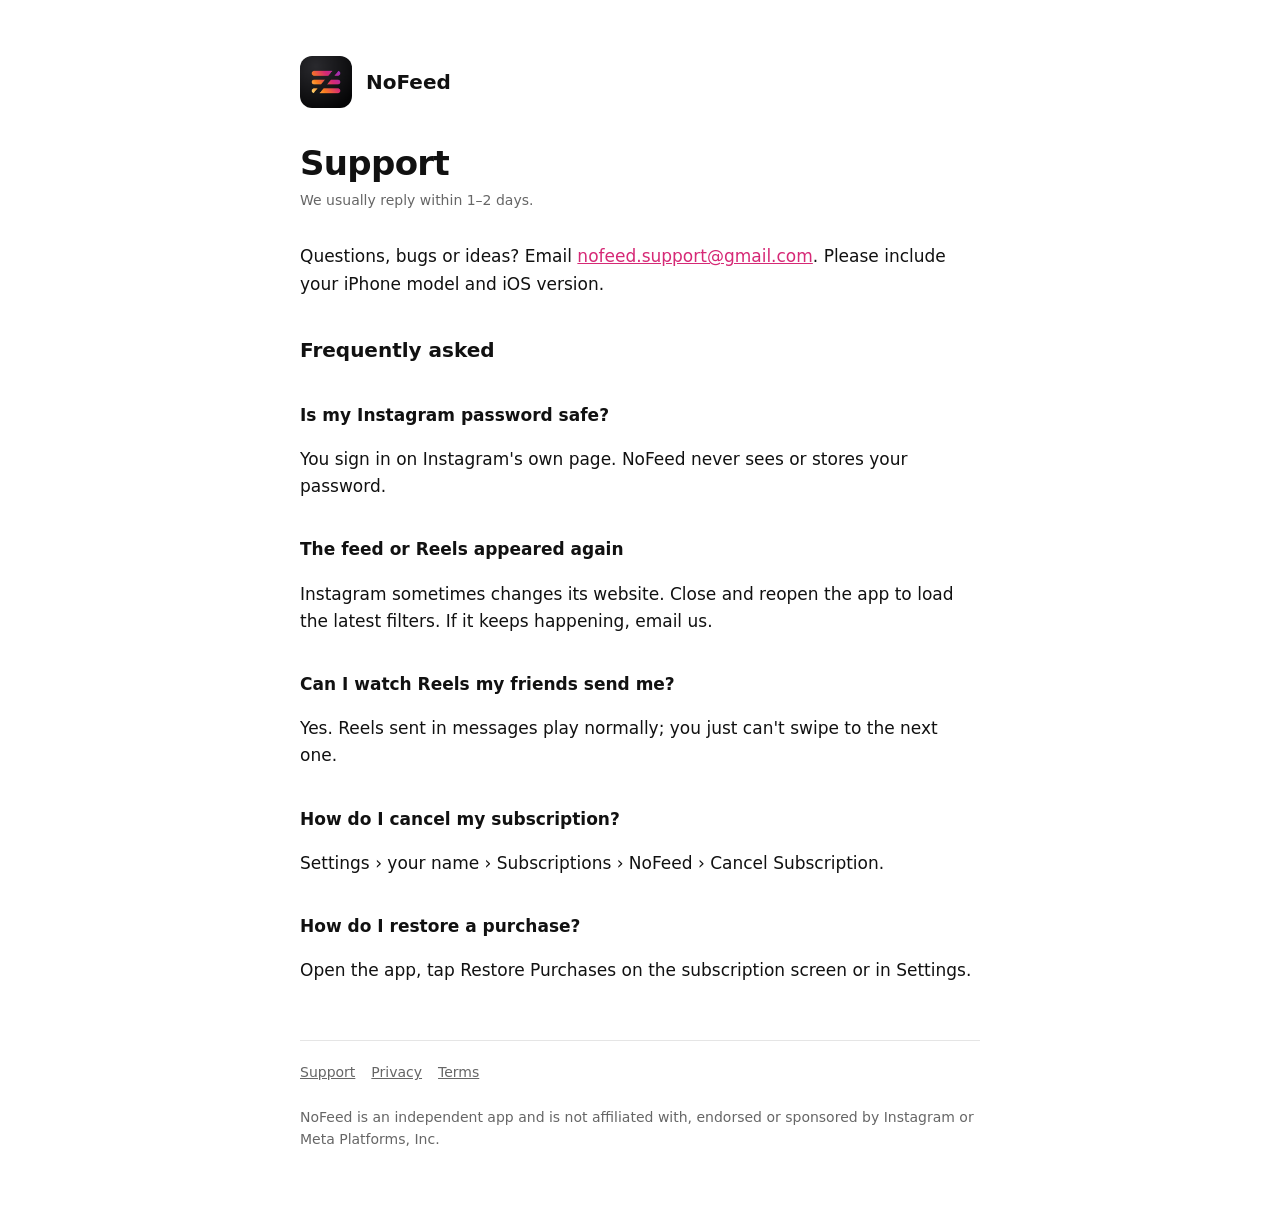
<file: index.html>
<!doctype html><html lang="en"><head><meta charset="utf-8"><meta name="viewport" content="width=device-width,initial-scale=1"><link rel="stylesheet" href="style.css"><title>NoFeed – Support</title></head><body><main><header><img src="icon.png" alt=""><a href="index.html">NoFeed</a></header>
<h1>Support</h1><div class="date">We usually reply within 1–2 days.</div>
<p>Questions, bugs or ideas? Email <a href="mailto:nofeed.support@gmail.com">nofeed.support@gmail.com</a>. Please include your iPhone model and iOS version.</p>
<h2>Frequently asked</h2>
<h2 style="font-size:17px">Is my Instagram password safe?</h2>
<p>You sign in on Instagram's own page. NoFeed never sees or stores your password.</p>
<h2 style="font-size:17px">The feed or Reels appeared again</h2>
<p>Instagram sometimes changes its website. Close and reopen the app to load the latest filters. If it keeps happening, email us.</p>
<h2 style="font-size:17px">Can I watch Reels my friends send me?</h2>
<p>Yes. Reels sent in messages play normally; you just can't swipe to the next one.</p>
<h2 style="font-size:17px">How do I cancel my subscription?</h2>
<p>Settings › your name › Subscriptions › NoFeed › Cancel Subscription.</p>
<h2 style="font-size:17px">How do I restore a purchase?</h2>
<p>Open the app, tap Restore Purchases on the subscription screen or in Settings.</p>
<footer><a href="index.html">Support</a><a href="privacy.html">Privacy</a><a href="terms.html">Terms</a><br><br>NoFeed is an independent app and is not affiliated with, endorsed or sponsored by Instagram or Meta Platforms, Inc.</footer></main></body></html>
</file>
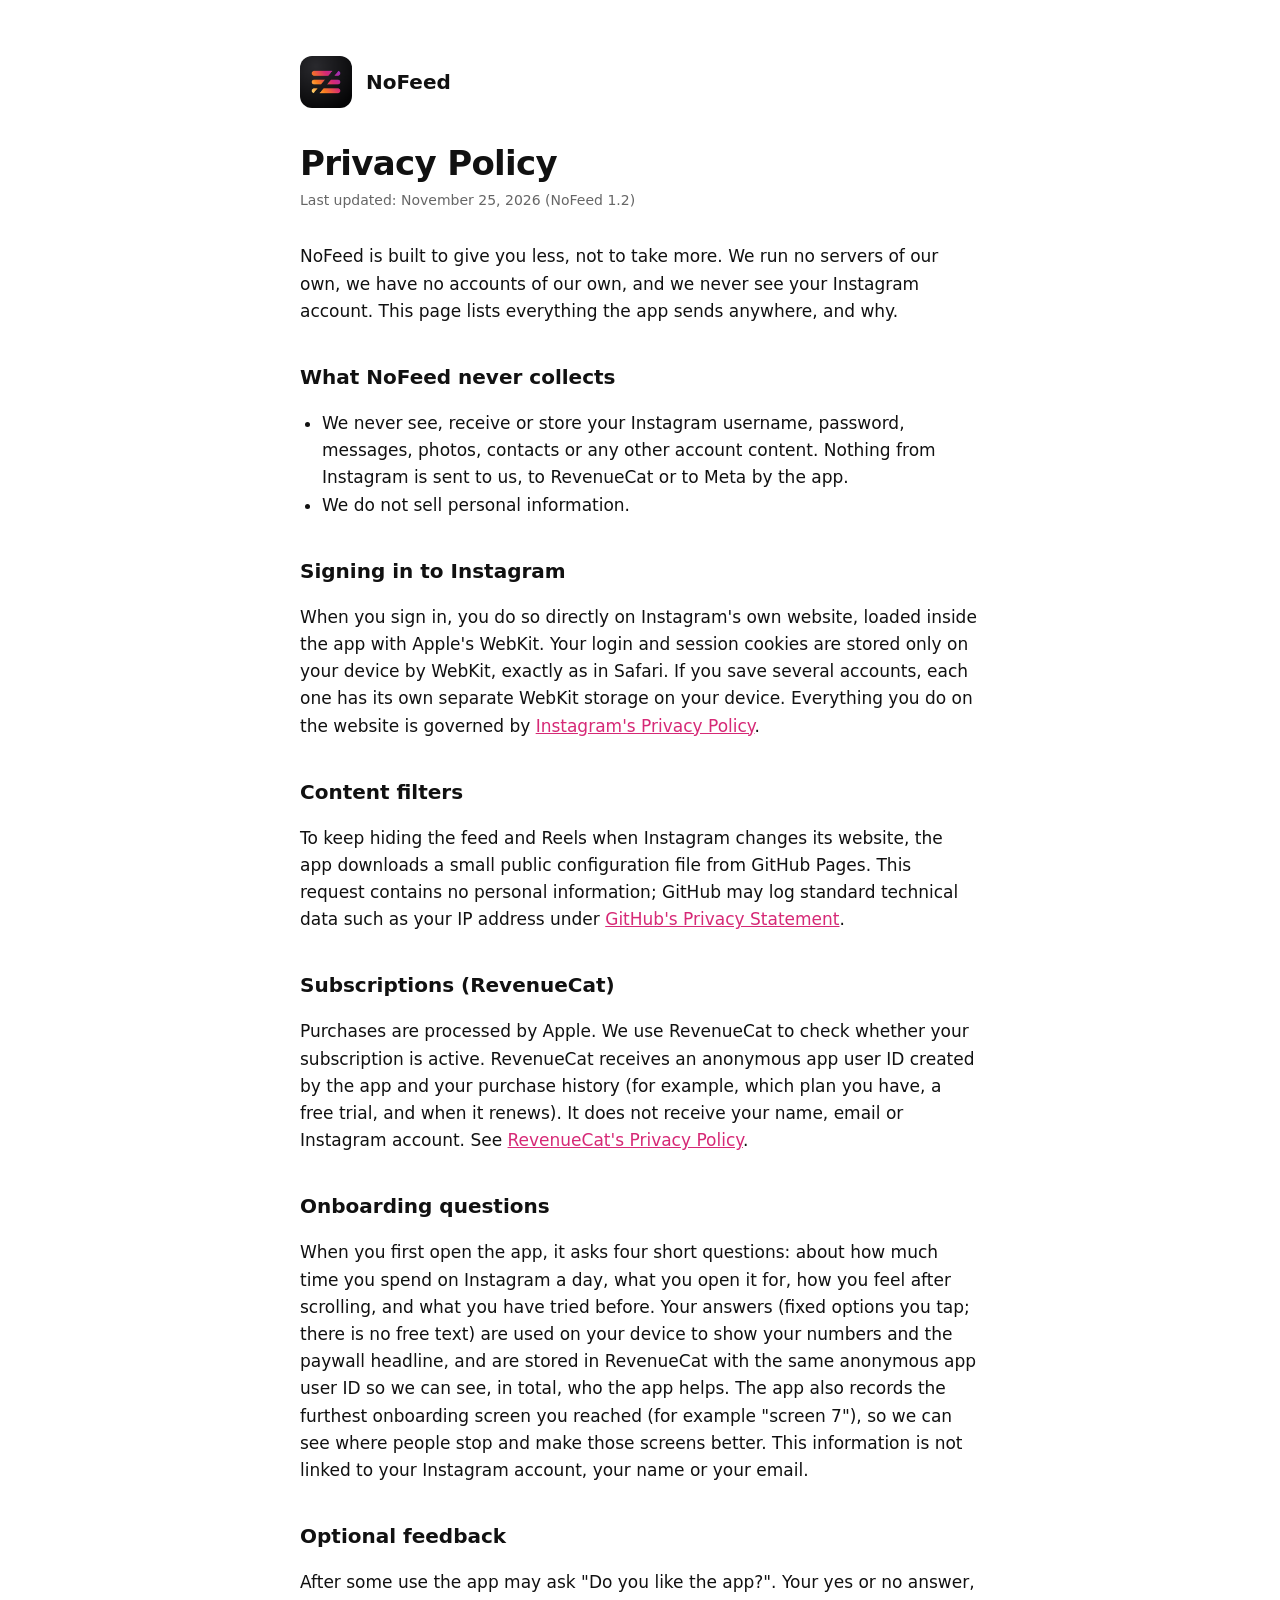
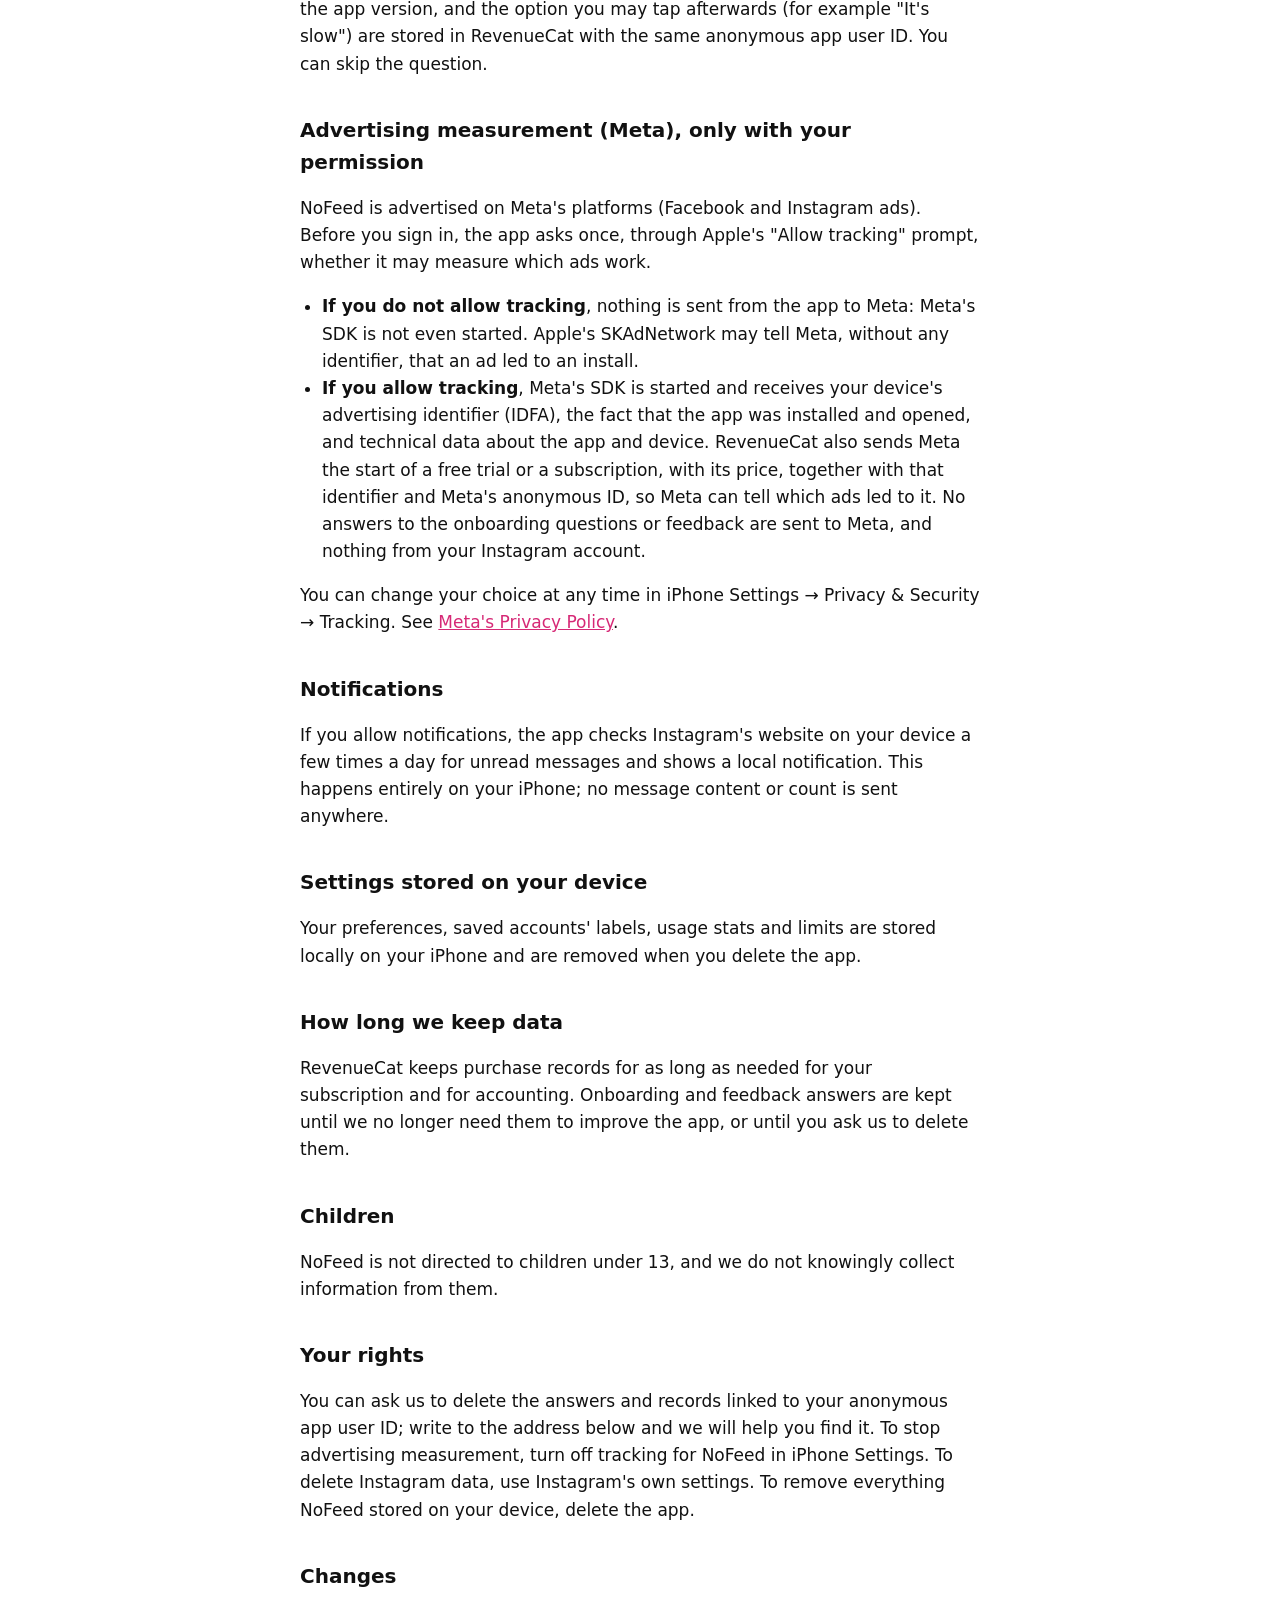
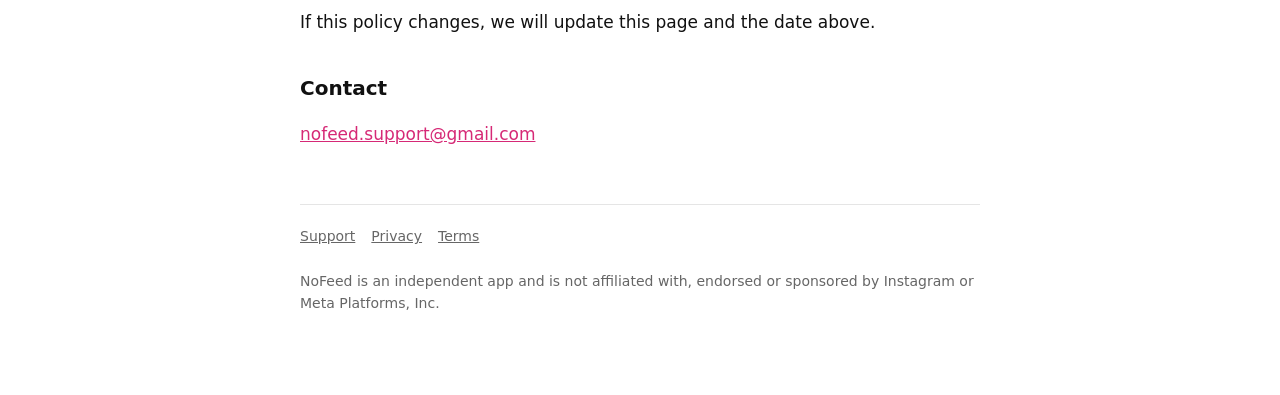
<file: privacy.html>
<!doctype html><html lang="en"><head><meta charset="utf-8"><meta name="viewport" content="width=device-width,initial-scale=1"><link rel="stylesheet" href="style.css"><title>Privacy Policy – NoFeed</title></head><body><main><header><img src="icon.png" alt=""><a href="index.html">NoFeed</a></header>
<h1>Privacy Policy</h1><div class="date">Last updated: November 25, 2026 (NoFeed 1.2)</div>
<p>NoFeed is built to give you less, not to take more. We run no servers of our own, we have no accounts of our own, and we never see your Instagram account. This page lists everything the app sends anywhere, and why.</p>
<h2>What NoFeed never collects</h2>
<ul><li>We never see, receive or store your Instagram username, password, messages, photos, contacts or any other account content. Nothing from Instagram is sent to us, to RevenueCat or to Meta by the app.</li>
<li>We do not sell personal information.</li></ul>
<h2>Signing in to Instagram</h2>
<p>When you sign in, you do so directly on Instagram's own website, loaded inside the app with Apple's WebKit. Your login and session cookies are stored only on your device by WebKit, exactly as in Safari. If you save several accounts, each one has its own separate WebKit storage on your device. Everything you do on the website is governed by <a href="https://privacycenter.instagram.com/policy">Instagram's Privacy Policy</a>.</p>
<h2>Content filters</h2>
<p>To keep hiding the feed and Reels when Instagram changes its website, the app downloads a small public configuration file from GitHub Pages. This request contains no personal information; GitHub may log standard technical data such as your IP address under <a href="https://docs.github.com/en/site-policy/privacy-policies/github-general-privacy-statement">GitHub's Privacy Statement</a>.</p>
<h2>Subscriptions (RevenueCat)</h2>
<p>Purchases are processed by Apple. We use RevenueCat to check whether your subscription is active. RevenueCat receives an anonymous app user ID created by the app and your purchase history (for example, which plan you have, a free trial, and when it renews). It does not receive your name, email or Instagram account. See <a href="https://www.revenuecat.com/privacy">RevenueCat's Privacy Policy</a>.</p>
<h2>Onboarding questions</h2>
<p>When you first open the app, it asks four short questions: about how much time you spend on Instagram a day, what you open it for, how you feel after scrolling, and what you have tried before. Your answers (fixed options you tap; there is no free text) are used on your device to show your numbers and the paywall headline, and are stored in RevenueCat with the same anonymous app user ID so we can see, in total, who the app helps. The app also records the furthest onboarding screen you reached (for example "screen 7"), so we can see where people stop and make those screens better. This information is not linked to your Instagram account, your name or your email.</p>
<h2>Optional feedback</h2>
<p>After some use the app may ask "Do you like the app?". Your yes or no answer, the app version, and the option you may tap afterwards (for example "It's slow") are stored in RevenueCat with the same anonymous app user ID. You can skip the question.</p>
<h2>Advertising measurement (Meta), only with your permission</h2>
<p>NoFeed is advertised on Meta's platforms (Facebook and Instagram ads). Before you sign in, the app asks once, through Apple's "Allow tracking" prompt, whether it may measure which ads work.</p>
<ul><li><strong>If you do not allow tracking</strong>, nothing is sent from the app to Meta: Meta's SDK is not even started. Apple's SKAdNetwork may tell Meta, without any identifier, that an ad led to an install.</li>
<li><strong>If you allow tracking</strong>, Meta's SDK is started and receives your device's advertising identifier (IDFA), the fact that the app was installed and opened, and technical data about the app and device. RevenueCat also sends Meta the start of a free trial or a subscription, with its price, together with that identifier and Meta's anonymous ID, so Meta can tell which ads led to it. No answers to the onboarding questions or feedback are sent to Meta, and nothing from your Instagram account.</li></ul>
<p>You can change your choice at any time in iPhone Settings → Privacy &amp; Security → Tracking. See <a href="https://www.facebook.com/privacy/policy/">Meta's Privacy Policy</a>.</p>
<h2>Notifications</h2>
<p>If you allow notifications, the app checks Instagram's website on your device a few times a day for unread messages and shows a local notification. This happens entirely on your iPhone; no message content or count is sent anywhere.</p>
<h2>Settings stored on your device</h2>
<p>Your preferences, saved accounts' labels, usage stats and limits are stored locally on your iPhone and are removed when you delete the app.</p>
<h2>How long we keep data</h2>
<p>RevenueCat keeps purchase records for as long as needed for your subscription and for accounting. Onboarding and feedback answers are kept until we no longer need them to improve the app, or until you ask us to delete them.</p>
<h2>Children</h2>
<p>NoFeed is not directed to children under 13, and we do not knowingly collect information from them.</p>
<h2>Your rights</h2>
<p>You can ask us to delete the answers and records linked to your anonymous app user ID; write to the address below and we will help you find it. To stop advertising measurement, turn off tracking for NoFeed in iPhone Settings. To delete Instagram data, use Instagram's own settings. To remove everything NoFeed stored on your device, delete the app.</p>
<h2>Changes</h2>
<p>If this policy changes, we will update this page and the date above.</p>
<h2>Contact</h2>
<p><a href="mailto:nofeed.support@gmail.com">nofeed.support@gmail.com</a></p>
<footer><a href="index.html">Support</a><a href="privacy.html">Privacy</a><a href="terms.html">Terms</a><br><br>NoFeed is an independent app and is not affiliated with, endorsed or sponsored by Instagram or Meta Platforms, Inc.</footer></main></body></html>
</file>
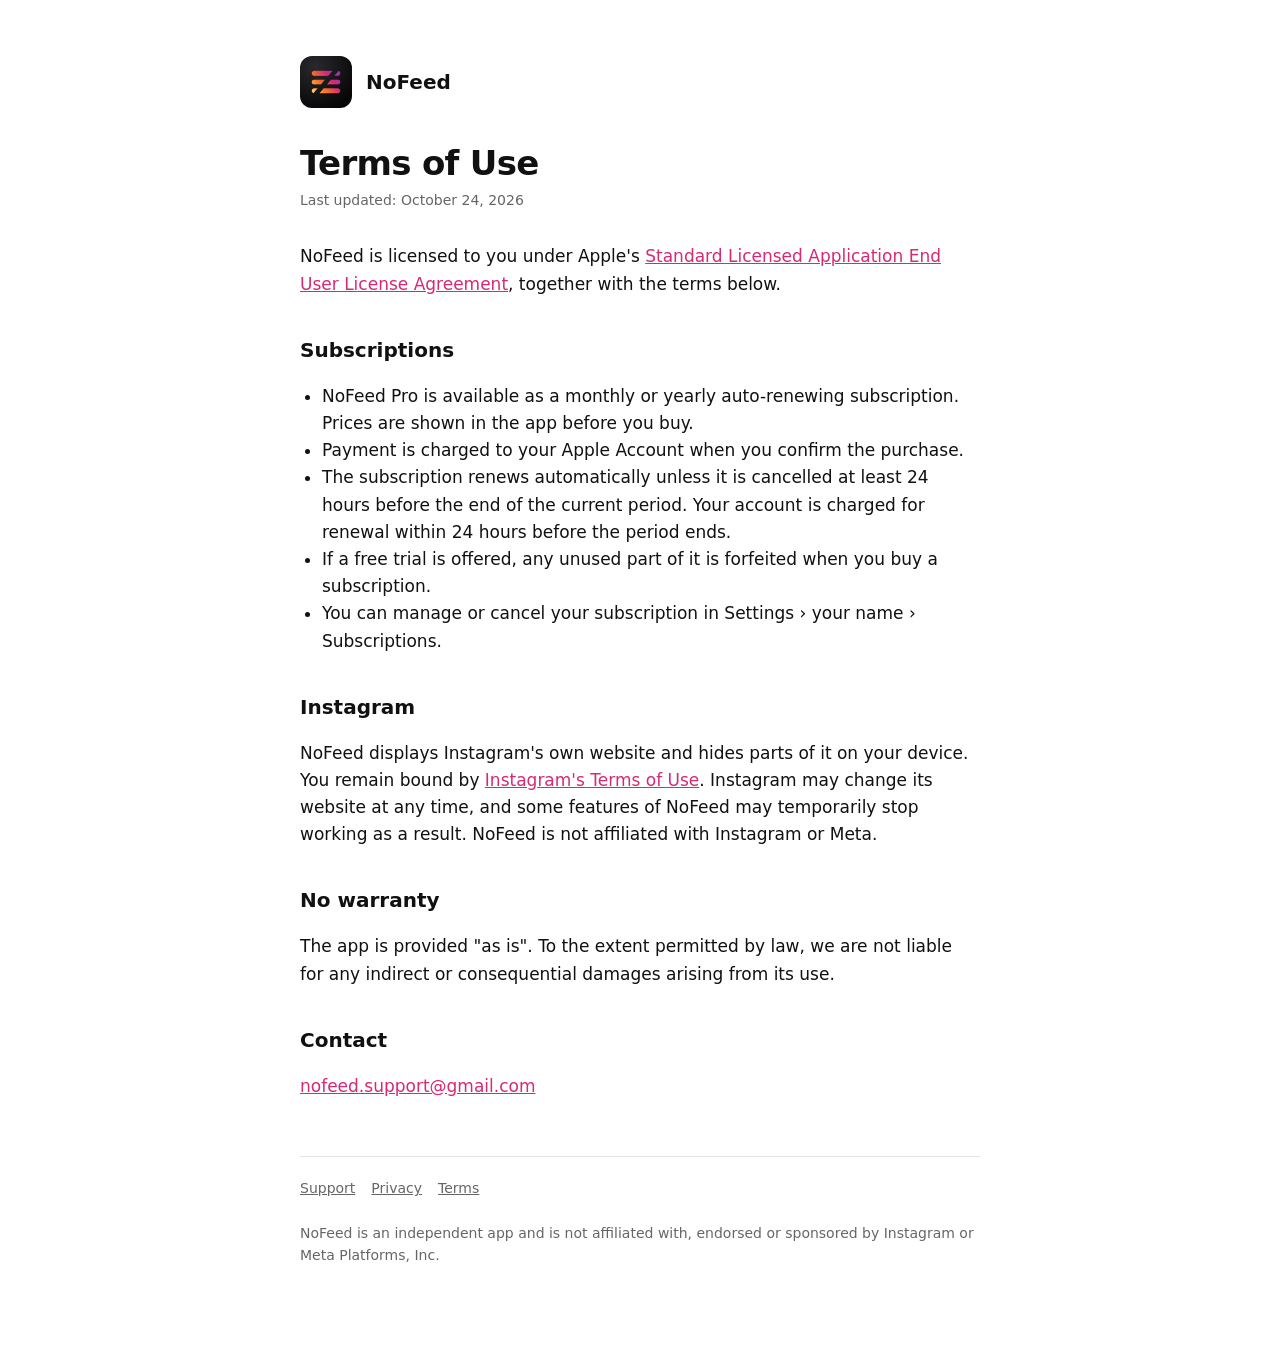
<file: terms.html>
<!doctype html><html lang="en"><head><meta charset="utf-8"><meta name="viewport" content="width=device-width,initial-scale=1"><link rel="stylesheet" href="style.css"><title>Terms of Use – NoFeed</title></head><body><main><header><img src="icon.png" alt=""><a href="index.html">NoFeed</a></header>
<h1>Terms of Use</h1><div class="date">Last updated: October 24, 2026</div>
<p>NoFeed is licensed to you under Apple's <a href="https://www.apple.com/legal/internet-services/itunes/dev/stdeula/">Standard Licensed Application End User License Agreement</a>, together with the terms below.</p>
<h2>Subscriptions</h2>
<ul><li>NoFeed Pro is available as a monthly or yearly auto-renewing subscription. Prices are shown in the app before you buy.</li>
<li>Payment is charged to your Apple Account when you confirm the purchase.</li>
<li>The subscription renews automatically unless it is cancelled at least 24 hours before the end of the current period. Your account is charged for renewal within 24 hours before the period ends.</li>
<li>If a free trial is offered, any unused part of it is forfeited when you buy a subscription.</li>
<li>You can manage or cancel your subscription in Settings › your name › Subscriptions.</li></ul>
<h2>Instagram</h2>
<p>NoFeed displays Instagram's own website and hides parts of it on your device. You remain bound by <a href="https://help.instagram.com/581066165581870">Instagram's Terms of Use</a>. Instagram may change its website at any time, and some features of NoFeed may temporarily stop working as a result. NoFeed is not affiliated with Instagram or Meta.</p>
<h2>No warranty</h2>
<p>The app is provided "as is". To the extent permitted by law, we are not liable for any indirect or consequential damages arising from its use.</p>
<h2>Contact</h2>
<p><a href="mailto:nofeed.support@gmail.com">nofeed.support@gmail.com</a></p>
<footer><a href="index.html">Support</a><a href="privacy.html">Privacy</a><a href="terms.html">Terms</a><br><br>NoFeed is an independent app and is not affiliated with, endorsed or sponsored by Instagram or Meta Platforms, Inc.</footer></main></body></html>
</file>
<file: style.css>
:root{--bg:#fff;--fg:#111;--mut:#666;--line:#e5e5e5;--acc:#D62976}
@media (prefers-color-scheme:dark){:root{--bg:#000;--fg:#f2f2f2;--mut:#9a9aa0;--line:#222}}
*{box-sizing:border-box}body{margin:0;background:var(--bg);color:var(--fg);font:17px/1.6 -apple-system,BlinkMacSystemFont,"SF Pro Text",Inter,system-ui,sans-serif}
main{max-width:720px;margin:0 auto;padding:56px 20px 80px}
header{display:flex;align-items:center;gap:14px;margin-bottom:36px}header img{width:52px;height:52px;border-radius:12px}
header a{color:var(--fg);text-decoration:none;font-weight:700;font-size:20px}
h1{font-size:34px;line-height:1.15;letter-spacing:-0.02em;margin:0 0 6px}.date{color:var(--mut);font-size:14px;margin-bottom:32px}
h2{font-size:20px;margin:36px 0 8px}a{color:var(--acc)}ul{padding-left:22px}
footer{margin-top:56px;padding-top:20px;border-top:1px solid var(--line);color:var(--mut);font-size:14px}footer a{color:var(--mut);margin-right:16px}
</file>
